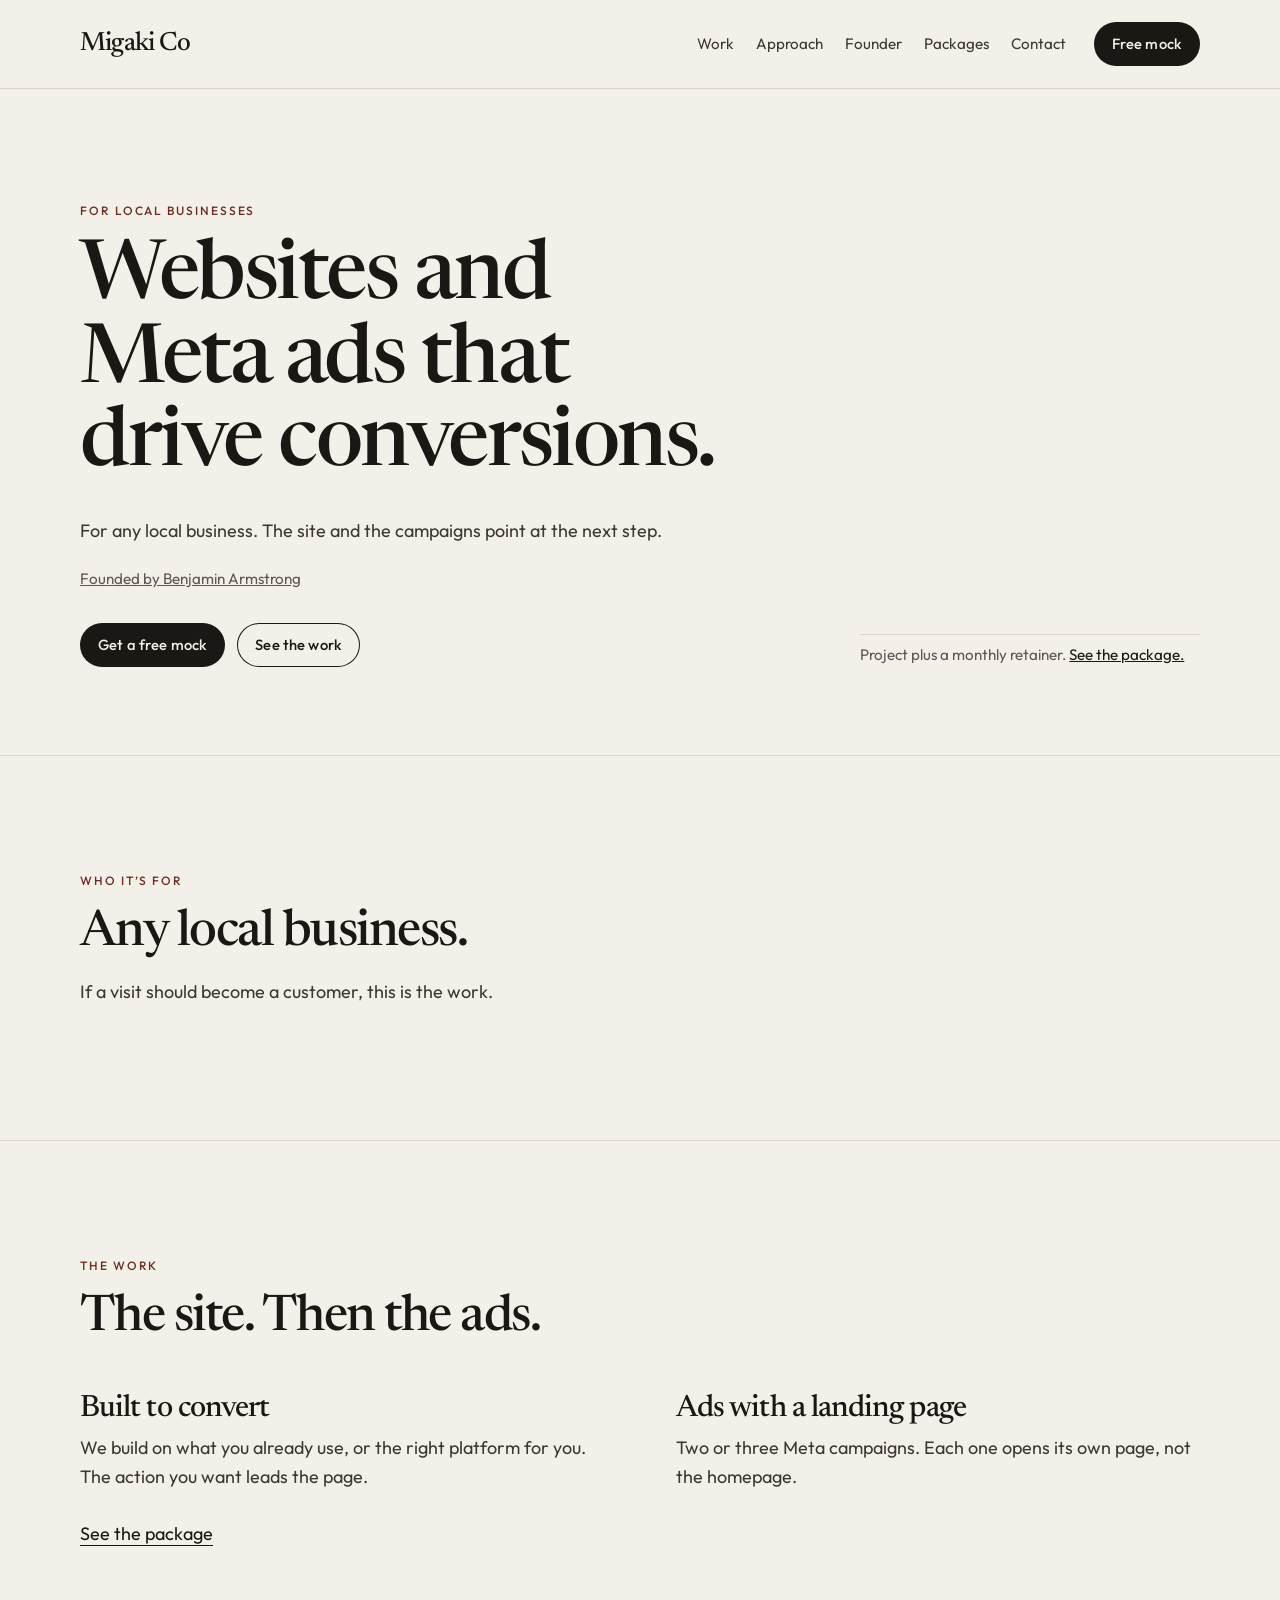
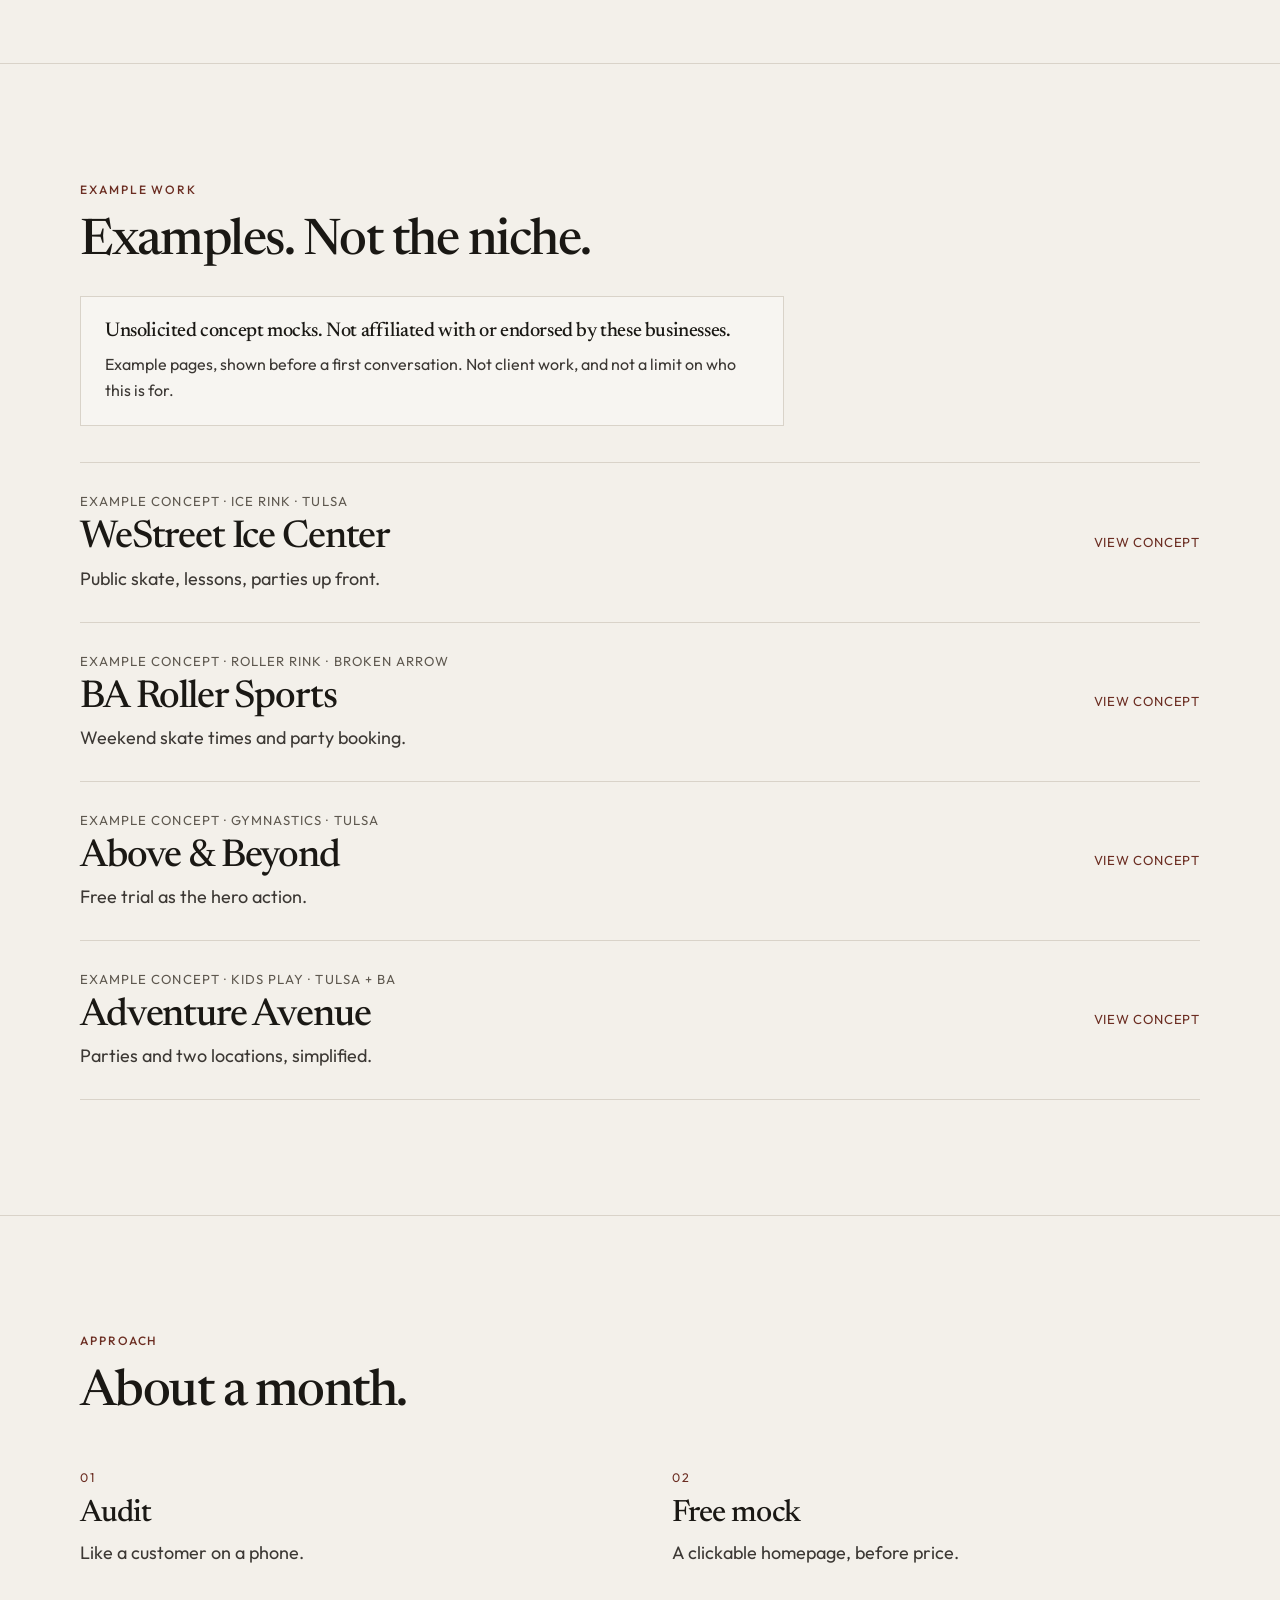
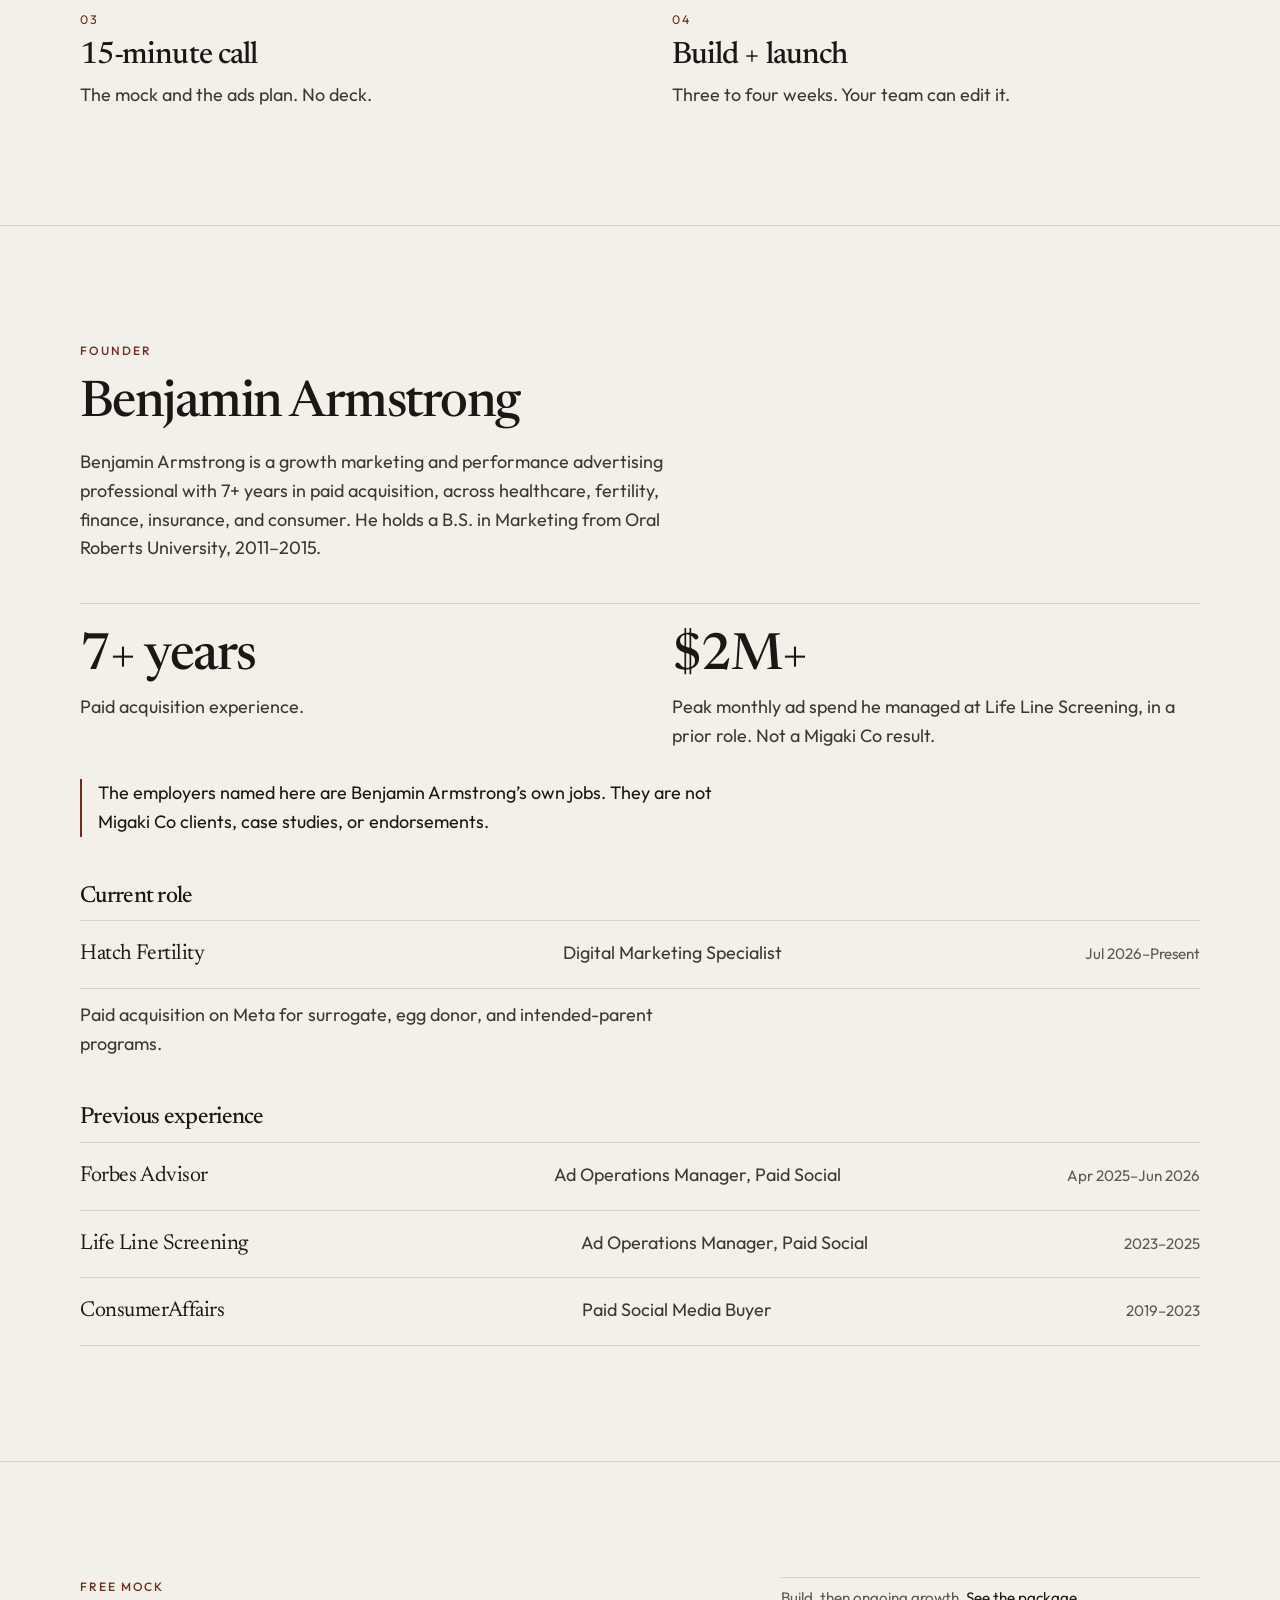
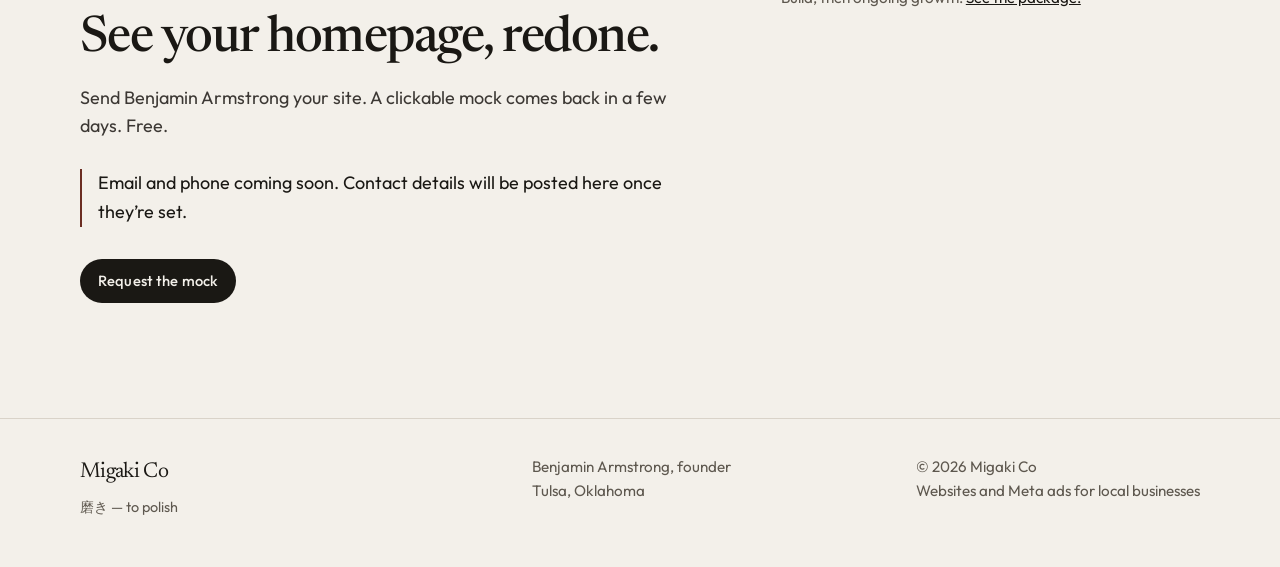
<file: index.html>
<!DOCTYPE html>
<html lang="en">
<head>
  <meta charset="utf-8">
  <meta name="viewport" content="width=device-width, initial-scale=1">
  <title>Migaki Co — Websites and Meta ads for local businesses</title>
  <meta name="description" content="Migaki Co. Websites and Meta ads for local businesses. A project, then a monthly retainer.">
  <meta property="og:title" content="Migaki Co — Websites and Meta ads for local businesses">
  <meta property="og:description" content="Websites and Meta ads for local businesses. A project, then a monthly retainer.">
  <meta property="og:type" content="website">
  <link rel="icon" href="/favicon.svg" type="image/svg+xml">
  <link rel="preconnect" href="https://fonts.googleapis.com">
  <link rel="preconnect" href="https://fonts.gstatic.com" crossorigin>
  <link href="https://fonts.googleapis.com/css2?family=Newsreader:opsz,wght@6..72,500;6..72,600&family=Outfit:wght@400;500&display=swap" rel="stylesheet">
  <link rel="stylesheet" href="/styles.css">
</head>
<body>
  <a class="skip" href="#main">Skip to content</a>
  <header class="site-header">
    <div class="wrap header-bar">
      <a class="wordmark" href="/">Migaki Co</a>
      <nav class="nav" aria-label="Primary">
        <a href="/#work">Work</a>
        <a href="/#approach">Approach</a>
        <a href="/#founder">Founder</a>
        <a href="/packages/">Packages</a>
        <a href="/contact/">Contact</a>
      </nav>
      <a class="btn" href="/contact/">Free mock</a>
    </div>
  </header>
  <main id="main" tabindex="-1">
    <section class="hero">
      <div class="wrap hero-grid">
        <div>
          <p class="eyebrow">For local businesses</p>
          <h1>Websites and Meta ads that drive conversions.</h1>
          <p class="lede">For any local business. The site and the campaigns point at the next step.</p>
          <p class="by"><a href="#founder">Founded by Benjamin Armstrong</a></p>
          <div class="actions">
            <a class="btn" href="/contact/">Get a free mock</a>
            <a class="btn quiet" href="#work">See the work</a>
          </div>
        </div>
        <p class="side-note">Project plus a monthly retainer. <a href="/packages/">See the package.</a></p>
      </div>
    </section>

    <section class="block" aria-labelledby="who-title">
      <div class="wrap">
        <p class="eyebrow">Who it’s for</p>
        <h2 id="who-title">Any local business.</h2>
        <p class="intro">If a visit should become a customer, this is the work.</p>
      </div>
    </section>

    <section class="block" aria-labelledby="practice-title">
      <div class="wrap">
        <p class="eyebrow">The work</p>
        <h2 id="practice-title">The site. Then the ads.</h2>
        <div class="pair">
          <article>
            <h3>Built to convert</h3>
            <p>We build on what you already use, or the right platform for you. The action you want leads the page.</p>
          </article>
          <article>
            <h3>Ads with a landing page</h3>
            <p>Two or three Meta campaigns. Each one opens its own page, not the homepage.</p>
          </article>
        </div>
        <a class="text-link" href="/packages/">See the package</a>
      </div>
    </section>

    <section class="block" id="work" aria-labelledby="work-title">
      <div class="wrap">
        <p class="eyebrow">Example work</p>
        <h2 id="work-title">Examples. Not the niche.</h2>
        <div class="disclaimer">
          <strong>Unsolicited concept mocks. Not affiliated with or endorsed by these businesses.</strong>
          Example pages, shown before a first conversation. Not client work, and not a limit on who this is for.
        </div>
        <ul class="work-list">
          <li>
            <a class="work-row" href="https://westreet-ice-mock.deed.page/" target="_blank" rel="noopener noreferrer">
              <span class="work-kicker">Example concept · Ice rink · Tulsa</span>
              <span class="work-name">WeStreet Ice Center</span>
              <span class="work-desc">Public skate, lessons, parties up front.</span>
              <span class="work-go">View concept <span class="sr-only">(opens in a new tab)</span></span>
            </a>
          </li>
          <li>
            <a class="work-row" href="https://tulsa-ba-roller-sports-mock.deed.page/" target="_blank" rel="noopener noreferrer">
              <span class="work-kicker">Example concept · Roller rink · Broken Arrow</span>
              <span class="work-name">BA Roller Sports</span>
              <span class="work-desc">Weekend skate times and party booking.</span>
              <span class="work-go">View concept <span class="sr-only">(opens in a new tab)</span></span>
            </a>
          </li>
          <li>
            <a class="work-row" href="https://tulsa-above-beyond-gym-mock.deed.page/" target="_blank" rel="noopener noreferrer">
              <span class="work-kicker">Example concept · Gymnastics · Tulsa</span>
              <span class="work-name">Above &amp; Beyond</span>
              <span class="work-desc">Free trial as the hero action.</span>
              <span class="work-go">View concept <span class="sr-only">(opens in a new tab)</span></span>
            </a>
          </li>
          <li>
            <a class="work-row" href="https://tulsa-adventure-avenue-mock.deed.page/" target="_blank" rel="noopener noreferrer">
              <span class="work-kicker">Example concept · Kids play · Tulsa + BA</span>
              <span class="work-name">Adventure Avenue</span>
              <span class="work-desc">Parties and two locations, simplified.</span>
              <span class="work-go">View concept <span class="sr-only">(opens in a new tab)</span></span>
            </a>
          </li>
        </ul>
      </div>
    </section>

    <section class="block" id="approach" aria-labelledby="approach-title">
      <div class="wrap">
        <p class="eyebrow">Approach</p>
        <h2 id="approach-title">About a month.</h2>
        <ol class="steps">
          <li>
            <span class="num">01</span>
            <h3>Audit</h3>
            <p>Like a customer on a phone.</p>
          </li>
          <li>
            <span class="num">02</span>
            <h3>Free mock</h3>
            <p>A clickable homepage, before price.</p>
          </li>
          <li>
            <span class="num">03</span>
            <h3>15-minute call</h3>
            <p>The mock and the ads plan. No deck.</p>
          </li>
          <li>
            <span class="num">04</span>
            <h3>Build + launch</h3>
            <p>Three to four weeks. Your team can edit it.</p>
          </li>
        </ol>
      </div>
    </section>

    <section class="block" id="founder" aria-labelledby="founder-title">
      <div class="wrap">
        <p class="eyebrow">Founder</p>
        <h2 id="founder-title">Benjamin Armstrong</h2>
        <p class="intro">Benjamin Armstrong is a growth marketing and performance advertising professional with 7+ years in paid acquisition, across healthcare, fertility, finance, insurance, and consumer. He holds a B.S. in Marketing from Oral Roberts University, 2011–2015.</p>
        <ul class="creds">
          <li>
            <strong>7+ years</strong>
            <span>Paid acquisition experience.</span>
          </li>
          <li>
            <strong>$2M+</strong>
            <span>Peak monthly ad spend he managed at Life Line Screening, in a prior role. Not a Migaki Co result.</span>
          </li>
        </ul>
        <p class="note">The employers named here are Benjamin Armstrong’s own jobs. They are not Migaki Co clients, case studies, or endorsements.</p>

        <div class="role-group">
          <h3>Current role</h3>
          <ul class="roles">
            <li>
              <p class="role-org">Hatch Fertility</p>
              <p class="role-title">Digital Marketing Specialist</p>
              <p class="when">Jul 2026–Present</p>
            </li>
          </ul>
          <p class="role-scope">Paid acquisition on Meta for surrogate, egg donor, and intended-parent programs.</p>
        </div>

        <div class="role-group">
          <h3>Previous experience</h3>
          <ul class="roles">
            <li>
              <p class="role-org">Forbes Advisor</p>
              <p class="role-title">Ad Operations Manager, Paid Social</p>
              <p class="when">Apr 2025–Jun 2026</p>
            </li>
            <li>
              <p class="role-org">Life Line Screening</p>
              <p class="role-title">Ad Operations Manager, Paid Social</p>
              <p class="when">2023–2025</p>
            </li>
            <li>
              <p class="role-org">ConsumerAffairs</p>
              <p class="role-title">Paid Social Media Buyer</p>
              <p class="when">2019–2023</p>
            </li>
          </ul>
        </div>
      </div>
    </section>

    <section class="block" id="contact" aria-labelledby="contact-title">
      <div class="wrap close-grid">
        <div>
          <p class="eyebrow">Free mock</p>
          <h2 id="contact-title">See your homepage, redone.</h2>
          <p class="intro">Send Benjamin Armstrong your site. A clickable mock comes back in a few days. Free.</p>
          <p class="note">Email and phone coming soon. Contact details will be posted here once they’re set.</p>
          <div class="actions">
            <a class="btn" href="/contact/">Request the mock</a>
          </div>
        </div>
        <p class="side-note">Build, then ongoing growth. <a href="/packages/">See the package.</a></p>
      </div>
    </section>
  </main>
  <footer class="site-footer">
    <div class="wrap footer-grid">
      <div>
        <p class="footer-name">Migaki Co</p>
        <p class="footer-meaning"><span lang="ja">磨き</span> — to polish</p>
      </div>
      <p>Benjamin Armstrong, founder<br>Tulsa, Oklahoma</p>
      <p>© 2026 Migaki Co<br>Websites and Meta ads for local businesses</p>
    </div>
  </footer>
</body>
</html>
</file>
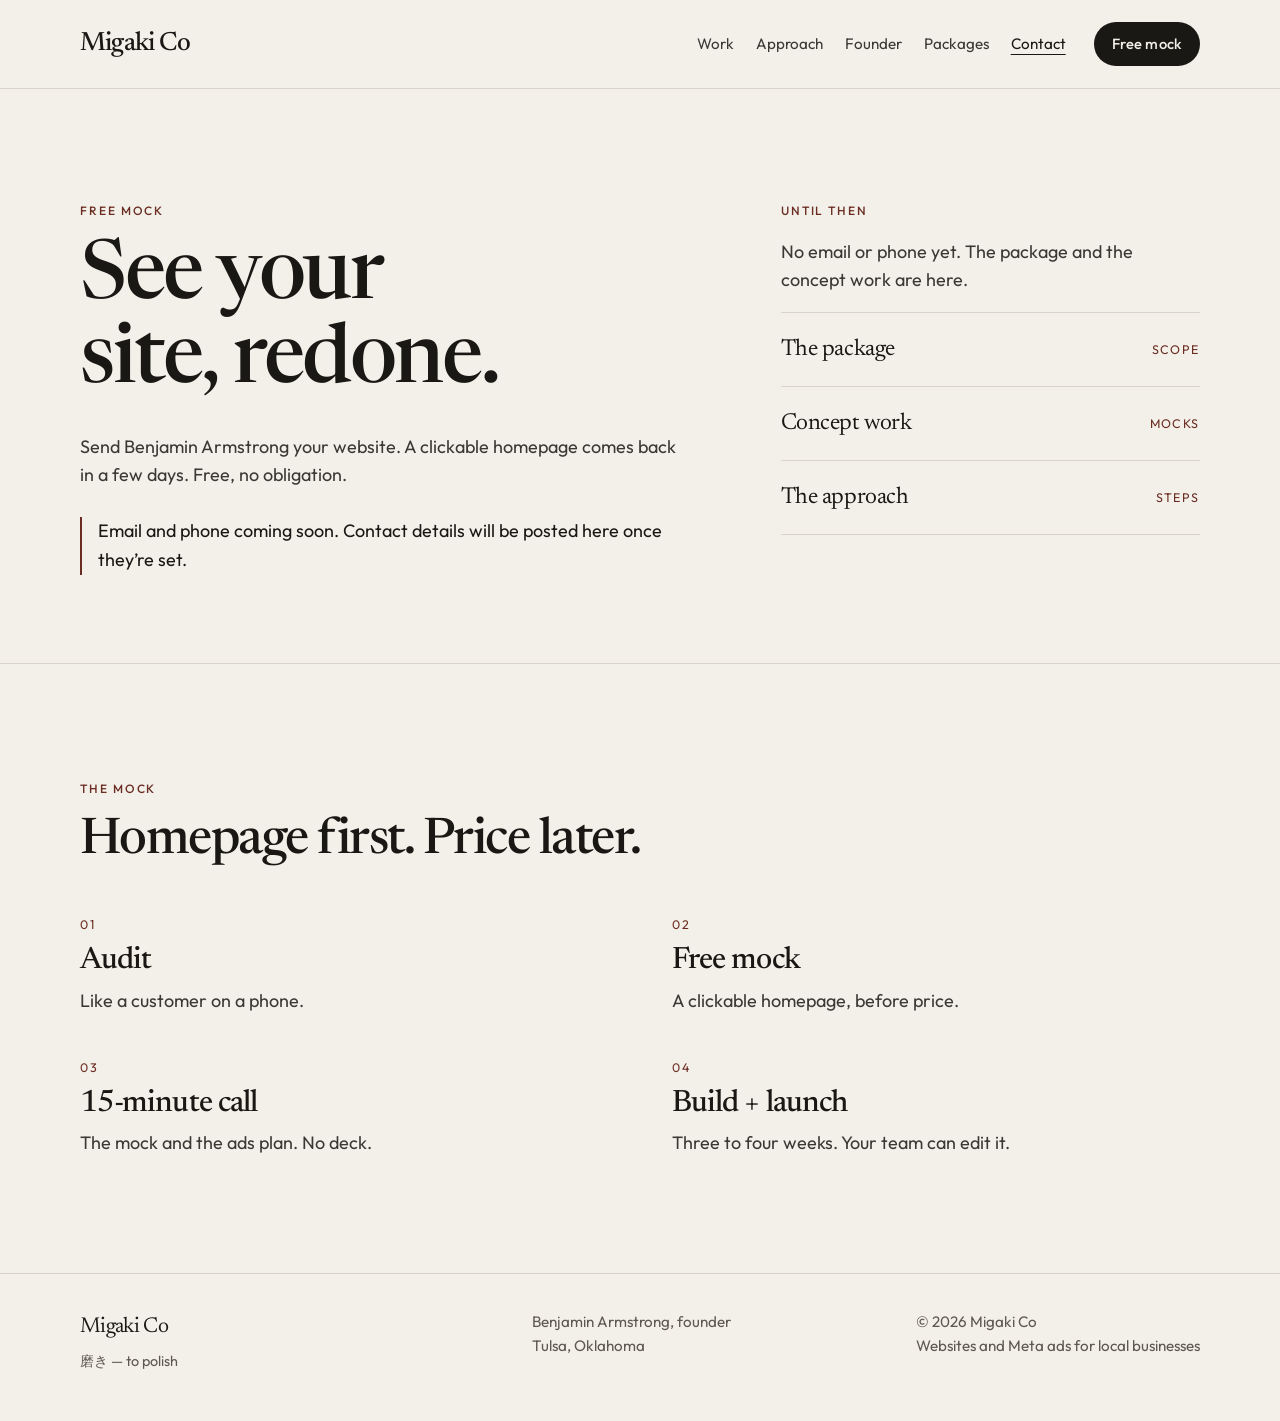
<file: contact/index.html>
<!DOCTYPE html>
<html lang="en">
<head>
  <meta charset="utf-8">
  <meta name="viewport" content="width=device-width, initial-scale=1">
  <title>Contact — Migaki Co</title>
  <meta name="description" content="Request a free homepage mock from Benjamin Armstrong at Migaki Co. Email and phone are not posted yet.">
  <meta property="og:title" content="Contact — Migaki Co">
  <meta property="og:description" content="Request a free homepage mock from Benjamin Armstrong at Migaki Co. Email and phone are not posted yet.">
  <meta property="og:type" content="website">
  <link rel="icon" href="/favicon.svg" type="image/svg+xml">
  <link rel="preconnect" href="https://fonts.googleapis.com">
  <link rel="preconnect" href="https://fonts.gstatic.com" crossorigin>
  <link href="https://fonts.googleapis.com/css2?family=Newsreader:opsz,wght@6..72,500;6..72,600&family=Outfit:wght@400;500&display=swap" rel="stylesheet">
  <link rel="stylesheet" href="/styles.css">
</head>
<body>
  <a class="skip" href="#main">Skip to content</a>
  <header class="site-header">
    <div class="wrap header-bar">
      <a class="wordmark" href="/">Migaki Co</a>
      <nav class="nav" aria-label="Primary">
        <a href="/#work">Work</a>
        <a href="/#approach">Approach</a>
        <a href="/#founder">Founder</a>
        <a href="/packages/">Packages</a>
        <a href="/contact/" aria-current="page">Contact</a>
      </nav>
      <a class="btn" href="/contact/" aria-current="page">Free mock</a>
    </div>
  </header>
  <main id="main" tabindex="-1">
    <section class="hero">
      <div class="wrap split">
        <div>
          <p class="eyebrow">Free mock</p>
          <h1>See your site, redone.</h1>
          <p class="lede">Send Benjamin Armstrong your website. A clickable homepage comes back in a few days. Free, no obligation.</p>
          <p class="note">Email and phone coming soon. Contact details will be posted here once they’re set.</p>
        </div>
        <div>
          <p class="eyebrow">Until then</p>
          <p class="dek">No email or phone yet. The package and the concept work are here.</p>
          <ul class="next-links">
            <li><a href="/packages/">The package <span>Scope</span></a></li>
            <li><a href="/#work">Concept work <span>Mocks</span></a></li>
            <li><a href="/#approach">The approach <span>Steps</span></a></li>
          </ul>
        </div>
      </div>
    </section>

    <section class="block" aria-labelledby="expect-title">
      <div class="wrap">
        <p class="eyebrow">The mock</p>
        <h2 id="expect-title">Homepage first. Price later.</h2>
        <ol class="steps">
          <li>
            <span class="num">01</span>
            <h3>Audit</h3>
            <p>Like a customer on a phone.</p>
          </li>
          <li>
            <span class="num">02</span>
            <h3>Free mock</h3>
            <p>A clickable homepage, before price.</p>
          </li>
          <li>
            <span class="num">03</span>
            <h3>15-minute call</h3>
            <p>The mock and the ads plan. No deck.</p>
          </li>
          <li>
            <span class="num">04</span>
            <h3>Build + launch</h3>
            <p>Three to four weeks. Your team can edit it.</p>
          </li>
        </ol>
      </div>
    </section>
  </main>
  <footer class="site-footer">
    <div class="wrap footer-grid">
      <div>
        <p class="footer-name">Migaki Co</p>
        <p class="footer-meaning"><span lang="ja">磨き</span> — to polish</p>
      </div>
      <p>Benjamin Armstrong, founder<br>Tulsa, Oklahoma</p>
      <p>© 2026 Migaki Co<br>Websites and Meta ads for local businesses</p>
    </div>
  </footer>
</body>
</html>
</file>
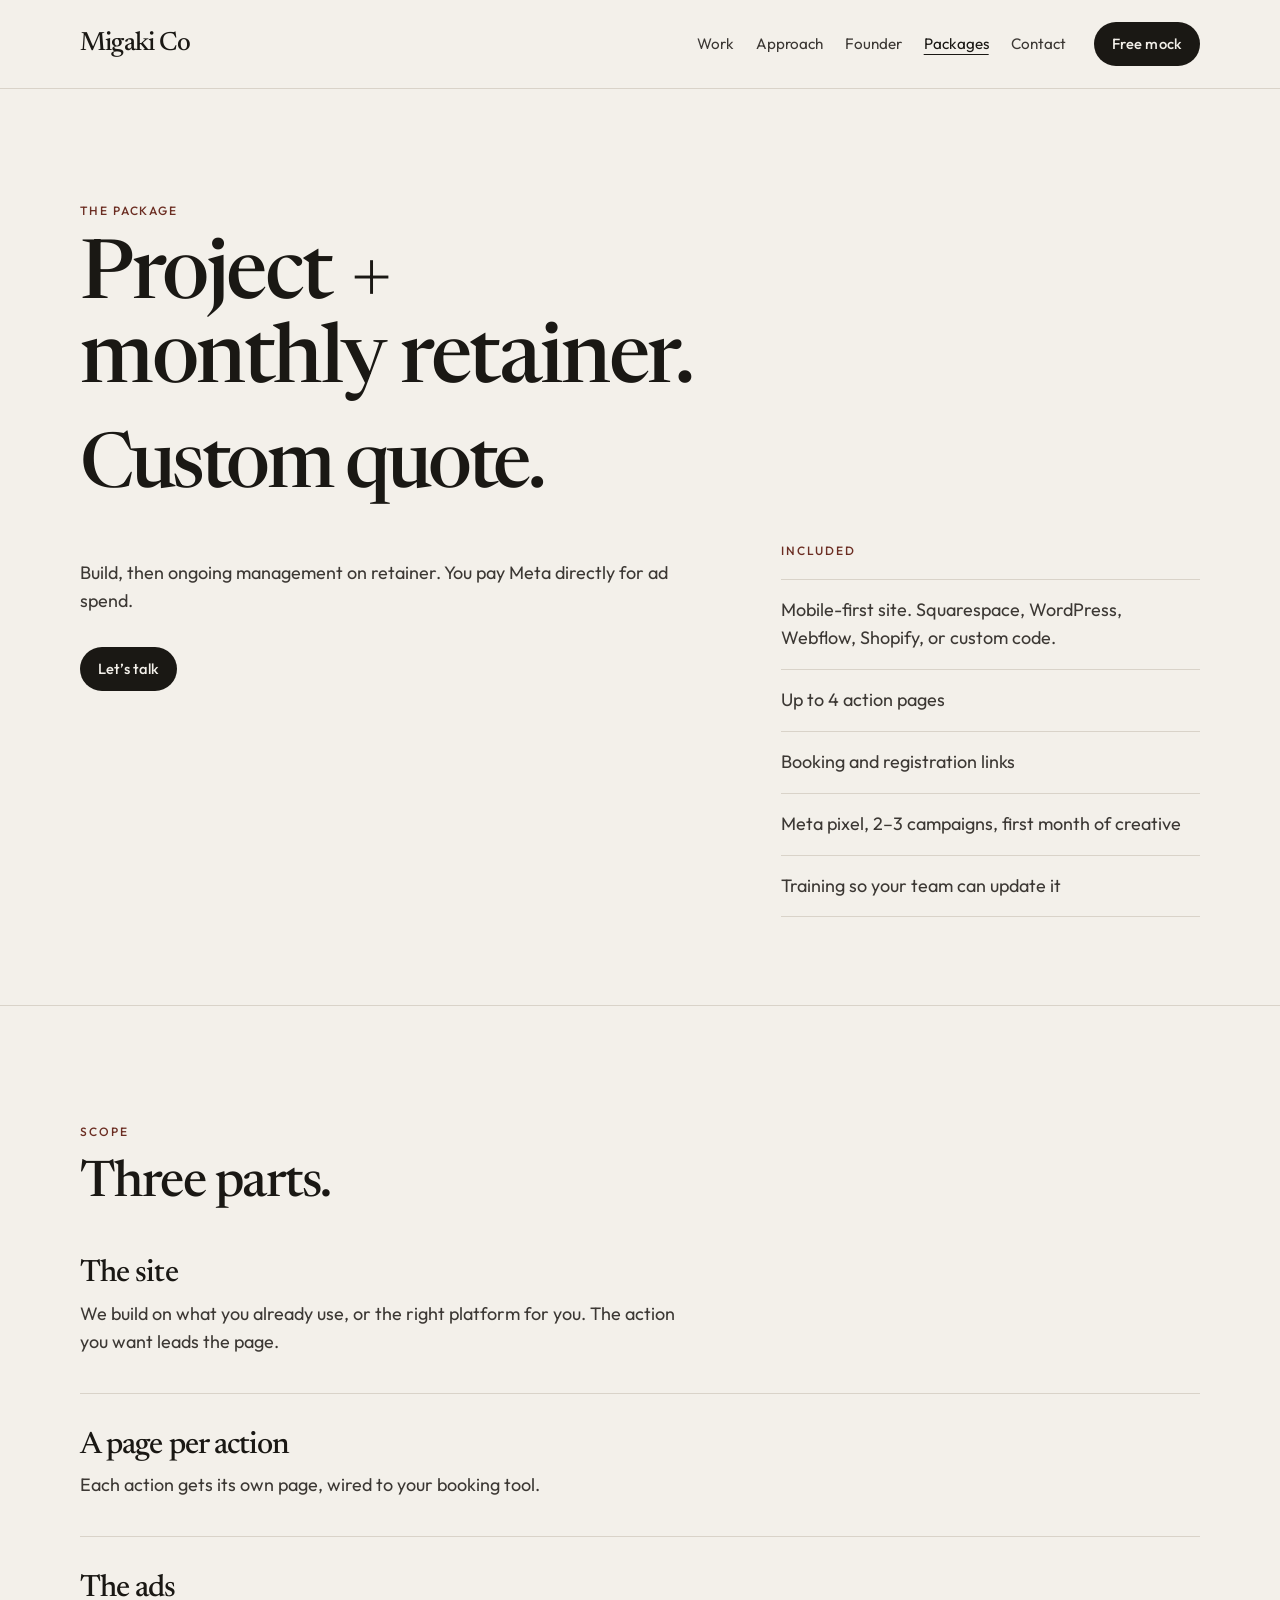
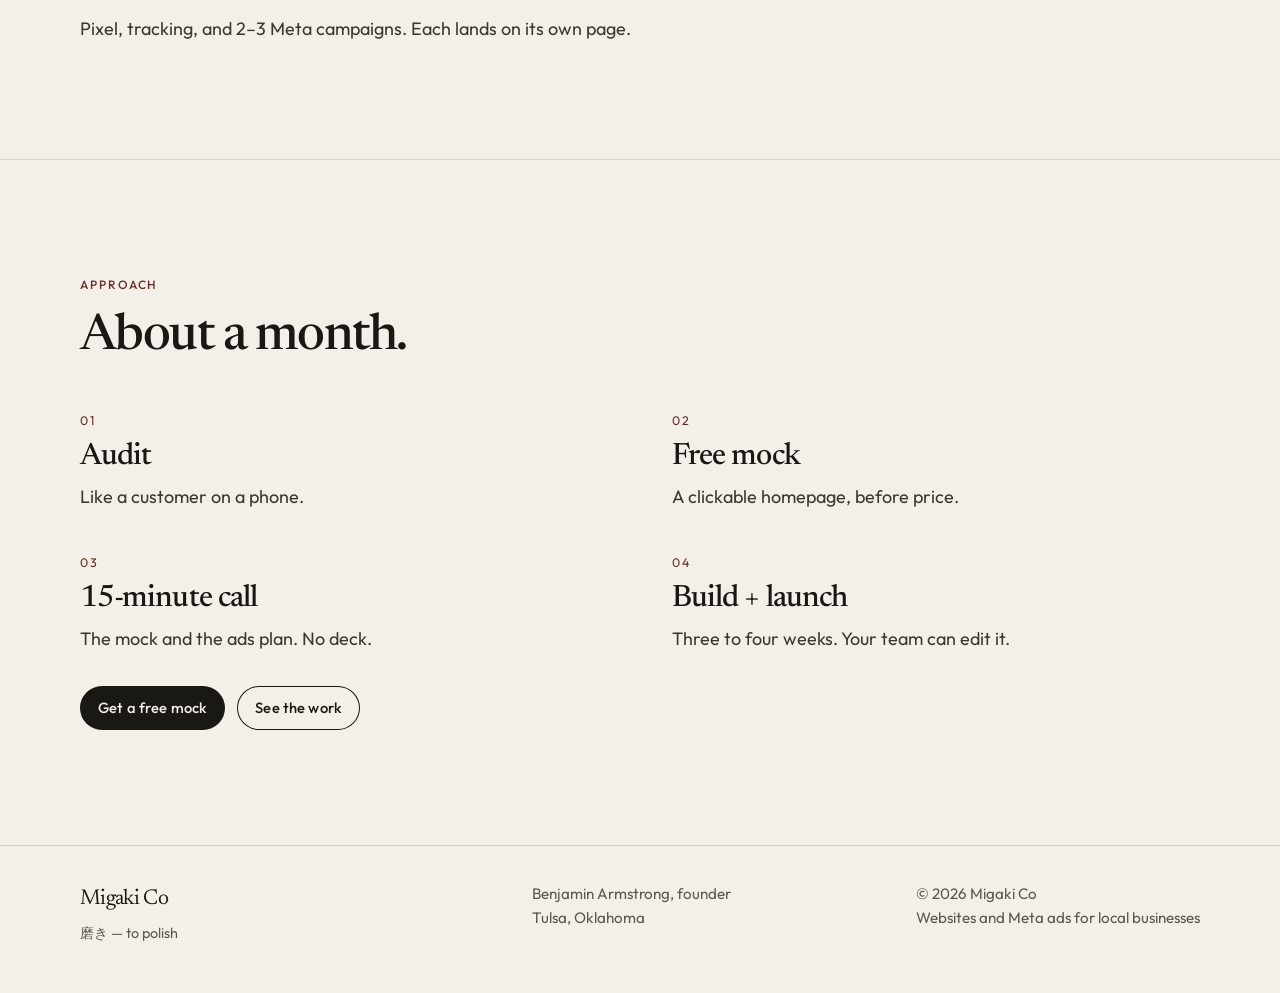
<file: packages/index.html>
<!DOCTYPE html>
<html lang="en">
<head>
  <meta charset="utf-8">
  <meta name="viewport" content="width=device-width, initial-scale=1">
  <title>Packages — Migaki Co</title>
  <meta name="description" content="Migaki Co. A project plus a monthly retainer for local businesses. Custom quote.">
  <meta property="og:title" content="Packages — Migaki Co">
  <meta property="og:description" content="A project plus a monthly retainer for local businesses. Custom quote.">
  <meta property="og:type" content="website">
  <link rel="icon" href="/favicon.svg" type="image/svg+xml">
  <link rel="preconnect" href="https://fonts.googleapis.com">
  <link rel="preconnect" href="https://fonts.gstatic.com" crossorigin>
  <link href="https://fonts.googleapis.com/css2?family=Newsreader:opsz,wght@6..72,500;6..72,600&family=Outfit:wght@400;500&display=swap" rel="stylesheet">
  <link rel="stylesheet" href="/styles.css">
</head>
<body>
  <a class="skip" href="#main">Skip to content</a>
  <header class="site-header">
    <div class="wrap header-bar">
      <a class="wordmark" href="/">Migaki Co</a>
      <nav class="nav" aria-label="Primary">
        <a href="/#work">Work</a>
        <a href="/#approach">Approach</a>
        <a href="/#founder">Founder</a>
        <a href="/packages/" aria-current="page">Packages</a>
        <a href="/contact/">Contact</a>
      </nav>
      <a class="btn" href="/contact/">Free mock</a>
    </div>
  </header>
  <main id="main" tabindex="-1">
    <section class="hero">
      <div class="wrap">
        <p class="eyebrow">The package</p>
        <h1>Project + monthly retainer.</h1>
        <p class="price">Custom quote.</p>
        <div class="split price-follow">
          <div>
            <p class="dek">Build, then ongoing management on retainer. You pay Meta directly for ad spend.</p>
            <div class="actions">
              <a class="btn" href="/contact/">Let’s talk</a>
            </div>
          </div>
          <div>
            <p class="eyebrow">Included</p>
            <ul class="included">
            <li>Mobile-first site. Squarespace, WordPress, Webflow, Shopify, or custom code.</li>
            <li>Up to 4 action pages</li>
            <li>Booking and registration links</li>
            <li>Meta pixel, 2–3 campaigns, first month of creative</li>
            <li>Training so your team can update it</li>
          </ul>
          </div>
        </div>
      </div>
    </section>

    <section class="block" aria-labelledby="scope-title">
      <div class="wrap">
        <p class="eyebrow">Scope</p>
        <h2 id="scope-title">Three parts.</h2>
        <ol class="scope">
          <li>
            <h3>The site</h3>
            <p>We build on what you already use, or the right platform for you. The action you want leads the page.</p>
          </li>
          <li>
            <h3>A page per action</h3>
            <p>Each action gets its own page, wired to your booking tool.</p>
          </li>
          <li>
            <h3>The ads</h3>
            <p>Pixel, tracking, and 2–3 Meta campaigns. Each lands on its own page.</p>
          </li>
        </ol>
      </div>
    </section>

    <section class="block" aria-labelledby="run-title">
      <div class="wrap">
        <p class="eyebrow">Approach</p>
        <h2 id="run-title">About a month.</h2>
        <ol class="steps">
          <li>
            <span class="num">01</span>
            <h3>Audit</h3>
            <p>Like a customer on a phone.</p>
          </li>
          <li>
            <span class="num">02</span>
            <h3>Free mock</h3>
            <p>A clickable homepage, before price.</p>
          </li>
          <li>
            <span class="num">03</span>
            <h3>15-minute call</h3>
            <p>The mock and the ads plan. No deck.</p>
          </li>
          <li>
            <span class="num">04</span>
            <h3>Build + launch</h3>
            <p>Three to four weeks. Your team can edit it.</p>
          </li>
        </ol>
        <div class="actions">
          <a class="btn" href="/contact/">Get a free mock</a>
          <a class="btn quiet" href="/#work">See the work</a>
        </div>
      </div>
    </section>
  </main>
  <footer class="site-footer">
    <div class="wrap footer-grid">
      <div>
        <p class="footer-name">Migaki Co</p>
        <p class="footer-meaning"><span lang="ja">磨き</span> — to polish</p>
      </div>
      <p>Benjamin Armstrong, founder<br>Tulsa, Oklahoma</p>
      <p>© 2026 Migaki Co<br>Websites and Meta ads for local businesses</p>
    </div>
  </footer>
</body>
</html>
</file>
<file: styles.css>
/* Migaki Co — static studio site. Restrained type, paper, and ink. */

:root {
  --paper: #f3f0ea;
  --paper-2: #f7f5f1;
  --ink: #1a1814;
  --soft: #3c3834;
  --mute: #5e584f;
  --line: #d9d3c9;
  --accent: #6b2d22;
  --serif: "Newsreader", "Iowan Old Style", "Palatino Linotype", Palatino, Georgia, serif;
  --sans: "Outfit", "Avenir Next", "Segoe UI", sans-serif;
  --header: 7.5rem;
}

*,
*::before,
*::after {
  box-sizing: border-box;
}

html {
  scroll-behavior: smooth;
}

body {
  margin: 0;
  background: var(--paper);
  color: var(--ink);
  font-family: var(--sans);
  font-size: 18px;
  line-height: 1.6;
  font-weight: 400;
  text-rendering: optimizeLegibility;
  overflow-x: clip;
}

img {
  max-width: 100%;
}

a {
  color: inherit;
}

:focus {
  outline: none;
}

:focus-visible {
  outline: 2px solid var(--accent);
  outline-offset: 3px;
}

::selection {
  background: #e6d5cc;
  color: var(--ink);
}

.skip {
  position: absolute;
  left: 16px;
  top: -48px;
  z-index: 20;
  background: var(--ink);
  color: var(--paper);
  padding: 8px 12px;
  text-decoration: none;
}

.skip:focus {
  top: 12px;
}

.wrap {
  width: min(1120px, calc(100% - 48px));
  margin-inline: auto;
}

.site-header {
  position: sticky;
  top: 0;
  z-index: 5;
  background: var(--paper);
  border-bottom: 1px solid var(--line);
}

.header-bar {
  display: grid;
  grid-template-columns: 1fr auto;
  grid-template-areas:
    "mark cta"
    "nav nav";
  gap: 14px 20px;
  align-items: center;
  min-height: 4.5rem;
  padding-block: 18px 16px;
}

.wordmark {
  grid-area: mark;
  font-family: var(--serif);
  font-size: 1.65rem;
  font-weight: 500;
  letter-spacing: -0.03em;
  line-height: 1;
  text-decoration: none;
  justify-self: start;
}

.nav {
  grid-area: nav;
  display: flex;
  flex-wrap: wrap;
  gap: 8px 22px;
}

.nav a {
  text-decoration: none;
  font-size: 0.95rem;
  color: var(--soft);
}

.nav a:hover,
.nav a[aria-current="page"] {
  color: var(--ink);
}

.nav a[aria-current="page"] {
  text-decoration: underline;
  text-underline-offset: 0.35em;
  text-decoration-thickness: 1px;
}

.header-bar .btn {
  grid-area: cta;
  justify-self: end;
}

.btn {
  display: inline-flex;
  align-items: center;
  justify-content: center;
  min-height: 44px;
  padding: 0 18px;
  background: var(--ink);
  color: var(--paper);
  text-decoration: none;
  border-radius: 999px;
  font-size: 0.92rem;
  font-weight: 500;
  letter-spacing: 0.01em;
  transition: background-color 180ms ease, transform 180ms ease;
}

.btn:hover {
  background: #2c2824;
}

.btn.quiet {
  background: transparent;
  color: var(--ink);
  box-shadow: inset 0 0 0 1px var(--ink);
}

.btn.quiet:hover {
  background: rgba(26, 24, 20, 0.04);
}

.hero {
  padding-block: clamp(64px, 9vw, 112px) clamp(56px, 7vw, 88px);
}

.hero-grid {
  display: grid;
  grid-template-columns: minmax(0, 1.45fr) minmax(240px, 0.7fr);
  gap: clamp(36px, 6vw, 88px);
  align-items: end;
}

.eyebrow {
  margin: 0 0 18px;
  font-size: 0.75rem;
  font-weight: 500;
  letter-spacing: 0.16em;
  text-transform: uppercase;
  color: var(--accent);
}

h1,
h2,
h3 {
  font-family: var(--serif);
  font-weight: 500;
  letter-spacing: -0.03em;
  line-height: 1.02;
  text-wrap: balance;
  margin: 0;
}

h1 {
  font-size: clamp(2.6rem, 6.4vw, 5.15rem);
  max-width: 11em;
}

h2 {
  font-size: clamp(2rem, 4vw, 3.15rem);
  max-width: 16em;
}

h3 {
  font-size: clamp(1.55rem, 2.4vw, 2rem);
  margin-bottom: 10px;
}

.lede,
.dek {
  max-width: 38rem;
  color: var(--soft);
  font-size: 1.125rem;
  line-height: 1.55;
}

.lede {
  margin: 28px 0 0;
}

.by {
  margin: 22px 0 0;
  color: var(--mute);
  font-size: 0.95rem;
}

.actions {
  display: flex;
  flex-wrap: wrap;
  gap: 12px;
  margin-top: 32px;
}

.side-note {
  margin: 0;
  padding-top: 8px;
  border-top: 1px solid var(--line);
  color: var(--mute);
  font-size: 0.95rem;
}

.side-note a {
  color: var(--ink);
}

.block {
  padding-block: clamp(72px, 9vw, 120px);
  border-top: 1px solid var(--line);
}

.intro {
  max-width: 40rem;
  margin-top: 18px;
  color: var(--soft);
}

.places {
  list-style: none;
  padding: 0;
  margin: 48px 0 0;
  display: grid;
  grid-template-columns: repeat(4, minmax(0, 1fr));
  border-top: 1px solid var(--line);
}

.places li {
  margin: 0;
  padding: 18px 20px 18px 0;
  border-bottom: 1px solid var(--line);
  font-size: 1.02rem;
}

.pair {
  display: grid;
  grid-template-columns: 1fr 1fr;
  gap: 48px 72px;
  margin-top: 48px;
}

.pair p,
.steps p,
.scope p,
.work-desc {
  margin: 0;
  color: var(--soft);
  max-width: 38rem;
}

.text-link {
  display: inline-block;
  margin-top: 28px;
  color: var(--ink);
  text-underline-offset: 0.28em;
}

.disclaimer {
  margin: 28px 0 8px;
  padding: 22px 24px;
  max-width: 44rem;
  background: var(--paper-2);
  border: 1px solid var(--line);
  color: var(--soft);
  font-size: 1rem;
}

.disclaimer strong {
  display: block;
  margin-bottom: 8px;
  color: var(--ink);
  font-weight: 500;
  font-family: var(--serif);
  font-size: 1.25rem;
  letter-spacing: -0.02em;
  line-height: 1.25;
}

.work-list {
  list-style: none;
  padding: 0;
  margin: 36px 0 0;
}

.work-row {
  display: grid;
  grid-template-columns: minmax(0, 1fr) auto;
  gap: 6px 32px;
  padding: 28px 0;
  border-top: 1px solid var(--line);
  text-decoration: none;
  color: inherit;
  transition: background-color 180ms ease;
}

.work-list li:last-child .work-row {
  border-bottom: 1px solid var(--line);
}

.work-kicker,
.work-go {
  font-size: 0.82rem;
  letter-spacing: 0.08em;
  text-transform: uppercase;
  color: var(--mute);
}

.work-name {
  font-family: var(--serif);
  font-size: clamp(1.8rem, 3vw, 2.6rem);
  font-weight: 500;
  letter-spacing: -0.03em;
  line-height: 1.05;
  color: var(--ink);
}

.work-desc {
  grid-column: 1;
}

.work-go {
  grid-column: 2;
  grid-row: 1 / span 3;
  align-self: center;
  color: var(--accent);
  letter-spacing: 0.06em;
  transition: transform 180ms ease;
}

.work-row:hover .work-go {
  transform: translateX(4px);
}

.steps,
.scope {
  list-style: none;
  padding: 0;
  margin: 48px 0 0;
}

.steps {
  display: grid;
  grid-template-columns: 1fr 1fr;
  gap: 42px 64px;
}

.num {
  display: block;
  margin-bottom: 10px;
  font-size: 0.78rem;
  letter-spacing: 0.14em;
  color: var(--accent);
}

.close-grid,
.split {
  display: grid;
  grid-template-columns: minmax(0, 1.2fr) minmax(240px, 0.8fr);
  gap: 40px 72px;
  align-items: start;
}

.note {
  margin: 28px 0 0;
  padding-left: 16px;
  border-left: 2px solid var(--accent);
  max-width: 40rem;
  color: var(--ink);
}

.creds {
  list-style: none;
  display: grid;
  grid-template-columns: 1fr 1fr;
  gap: 28px 64px;
  margin: 40px 0 0;
  padding: 28px 0 0;
  border-top: 1px solid var(--line);
}

.creds strong {
  display: block;
  font-family: var(--serif);
  font-weight: 500;
  font-size: clamp(2.4rem, 4vw, 3.4rem);
  letter-spacing: -0.03em;
  line-height: 1;
}

.creds span {
  display: block;
  margin-top: 10px;
  max-width: 34rem;
  color: var(--soft);
}

.role-group {
  margin-top: 48px;
}

.role-group h3 {
  font-size: 1.45rem;
}

.roles {
  list-style: none;
  margin: 12px 0 0;
  padding: 0;
}

.roles li {
  display: grid;
  grid-template-columns: minmax(0, 1.15fr) minmax(0, 1.25fr) auto;
  gap: 4px 28px;
  align-items: baseline;
  padding: 16px 0;
  border-bottom: 1px solid var(--line);
}

.roles li:first-child {
  border-top: 1px solid var(--line);
}

.role-org,
.role-title,
.when,
.role-scope {
  margin: 0;
}

.role-org {
  font-family: var(--serif);
  font-size: 1.35rem;
  letter-spacing: -0.02em;
}

.role-title {
  color: var(--soft);
}

.when {
  color: var(--mute);
  font-size: 0.95rem;
  text-align: right;
}

.role-scope {
  margin-top: 12px;
  max-width: 40rem;
  color: var(--soft);
}

.price {
  margin: 28px 0 0;
  font-family: var(--serif);
  font-weight: 500;
  font-size: clamp(2.35rem, 6.5vw, 4.75rem);
  letter-spacing: -0.045em;
  line-height: 0.95;
}

.price-follow {
  margin-top: 36px;
}

.included {
  list-style: none;
  padding: 0;
  margin: 8px 0 0;
  border-top: 1px solid var(--line);
}

.included li {
  padding: 16px 0;
  border-bottom: 1px solid var(--line);
  color: var(--soft);
}

.scope li + li {
  margin-top: 36px;
  padding-top: 36px;
  border-top: 1px solid var(--line);
}

.next-links {
  list-style: none;
  padding: 0;
  margin: 12px 0 0;
  border-top: 1px solid var(--line);
}

.next-links a {
  display: flex;
  justify-content: space-between;
  gap: 16px;
  padding: 18px 0;
  border-bottom: 1px solid var(--line);
  text-decoration: none;
  font-family: var(--serif);
  font-size: 1.45rem;
  letter-spacing: -0.02em;
}

.next-links a span {
  font-family: var(--sans);
  font-size: 0.78rem;
  letter-spacing: 0.12em;
  text-transform: uppercase;
  color: var(--accent);
  align-self: center;
}

.site-footer {
  border-top: 1px solid var(--line);
  padding-block: 36px 48px;
  color: var(--mute);
  font-size: 0.95rem;
}

.footer-grid {
  display: grid;
  grid-template-columns: 1.2fr 1fr auto;
  gap: 24px 40px;
  align-items: start;
}

.footer-grid p {
  margin: 0;
}

.footer-name {
  font-family: var(--serif);
  color: var(--ink);
  font-size: 1.35rem;
  letter-spacing: -0.03em;
}

.footer-grid .footer-meaning {
  margin: 6px 0 0;
  color: var(--mute);
  font-size: 0.9rem;
}

.sr-only {
  position: absolute;
  width: 1px;
  height: 1px;
  padding: 0;
  margin: -1px;
  overflow: hidden;
  clip: rect(0, 0, 0, 0);
  white-space: nowrap;
  border: 0;
}

main:focus {
  outline: none;
}

[id] {
  scroll-margin-top: 8.5rem;
}

@media (min-width: 860px) {
  .header-bar {
    grid-template-columns: auto 1fr auto;
    grid-template-areas: "mark nav cta";
    padding-block: 22px;
  }

  .nav {
    justify-content: flex-end;
    margin-right: 8px;
  }
}

@media (max-width: 859px) {
  .hero-grid,
  .pair,
  .steps,
  .close-grid,
  .split,
  .footer-grid,
  .places,
  .creds {
    grid-template-columns: 1fr;
  }

  .places {
    grid-template-columns: 1fr 1fr;
  }

  .footer-grid {
    gap: 18px;
  }
}

@media (max-width: 640px) {
  .wrap {
    width: min(1120px, calc(100% - 36px));
  }

  .work-row {
    grid-template-columns: 1fr;
  }

  .work-go {
    grid-column: 1;
    grid-row: auto;
    margin-top: 8px;
  }

  .work-row:hover .work-go {
    transform: none;
  }

  .roles li {
    grid-template-columns: 1fr;
  }

  .when {
    text-align: left;
  }
}

@media (max-width: 420px) {
  .places {
    grid-template-columns: 1fr;
  }
}

@media (prefers-reduced-motion: reduce) {
  html {
    scroll-behavior: auto;
  }

  *,
  *::before,
  *::after {
    animation: none !important;
    transition: none !important;
    scroll-behavior: auto !important;
  }
}

@keyframes rise {
  from {
    transform: translateY(8px);
  }
  to {
    transform: none;
  }
}

.hero h1,
.hero .lede,
.hero .actions {
  animation: rise 700ms ease both;
}

.hero .lede {
  animation-delay: 80ms;
}

.hero .actions {
  animation-delay: 150ms;
}
</file>
